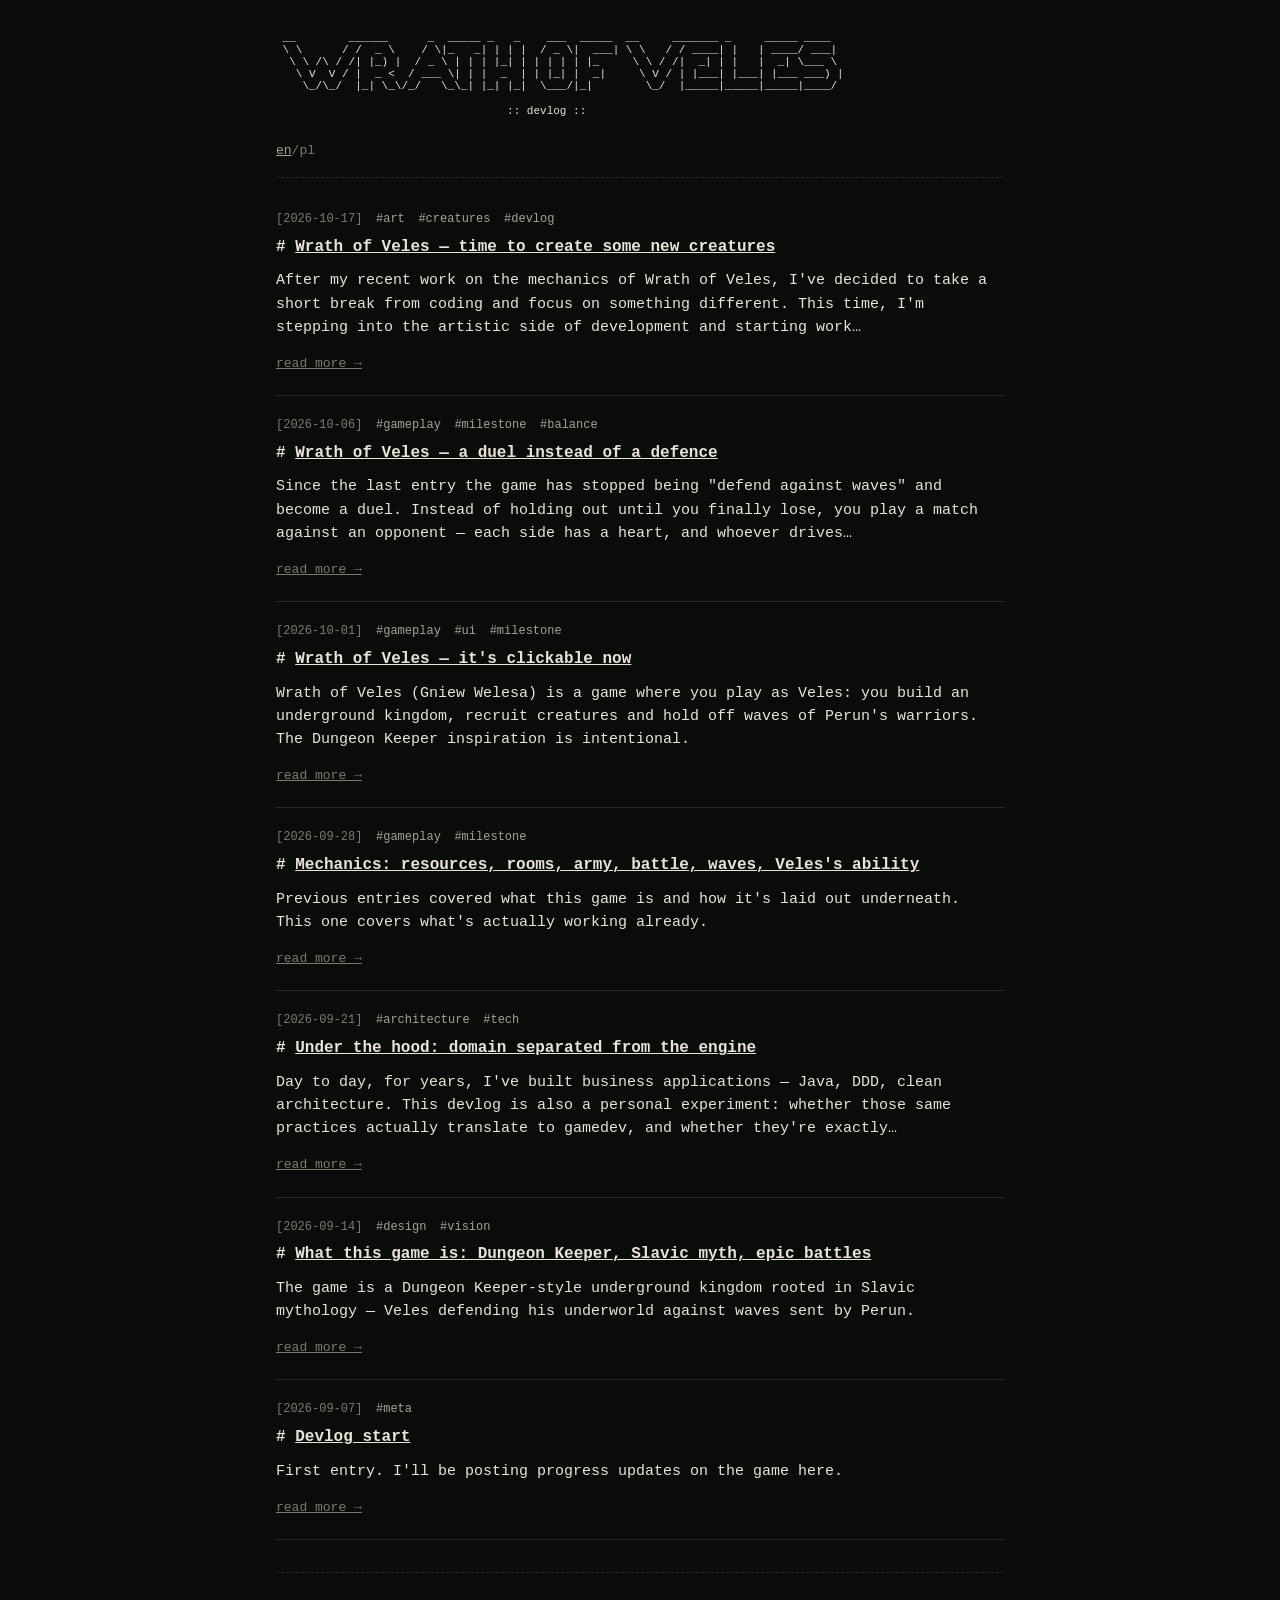
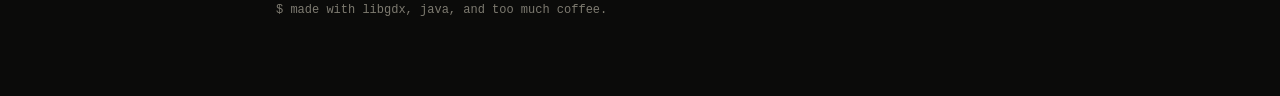
<file: index.html>
<!doctype html>
<html lang="en">

<head>
  <meta charset="utf-8">
  <meta name="viewport" content="width=device-width, initial-scale=1">
  <title>Wrath of Veles // devlog</title>
  <meta name="description" content="Devlog for Wrath of Veles — an underground kingdom game in a Slavic setting, built with Java + libGDX.">
  <link rel="icon" href="/favicon.ico" sizes="any">
  <link rel="icon" href="/icon.svg" type="image/svg+xml">
  <link rel="apple-touch-icon" href="icon.png">
  <link rel="manifest" href="site.webmanifest">
  <meta name="theme-color" content="#0d0f0c">
  <link rel="stylesheet" href="css/style.css">
</head>

<body>

  <header>
    <pre class="banner">
 __        ______      _  _____ _   _    ___  _____  __     _______ _     _____ ____
 \ \      / /  _ \    / \|_   _| | | |  / _ \|  ___| \ \   / / ____| |   | ____/ ___|
  \ \ /\ / /| |_) |  / _ \ | | | |_| | | | | | |_     \ \ / /|  _| | |   |  _| \___ \
   \ V  V / |  _ &lt;  / ___ \| | |  _  | | |_| |  _|     \ V / | |___| |___| |___ ___) |
    \_/\_/  |_| \_\/_/   \_\_| |_| |_|  \___/|_|        \_/  |_____|_____|_____|____/

                                   :: devlog ::
    </pre>
    <nav class="meta-row">
      <span class="lang-switch">
        <button data-lang-btn="en">en</button>/<button data-lang-btn="pl">pl</button>
      </span>
    </nav>
  </header>

  <main id="feed">
    <!-- rendered by js/app.js from posts/*.json -->
  </main>

  <footer>
    <p>$ made with libgdx, java, and too much coffee.</p>
  </footer>

  <script src="js/app.js"></script>
</body>

</html>
</file>
<file: css/style.css>
/* nerdowski devlog — zero gradientow, zero cieni, zero ozdobnikow */

* {
  box-sizing: border-box;
}

:root {
  --bg: #0b0b0a;
  --fg: #e8e4d8;
  --dim: #7d7a70;
  --accent: #e8e4d8;
  --accent2: #a6a296;
  --rule: #2b2a26;
}

html {
  background: var(--bg);
  color: var(--fg);
}

body {
  margin: 0 auto;
  max-width: 760px;
  padding: 2rem 1rem 4rem;
  font-family: ui-monospace, SFMono-Regular, Menlo, Consolas, "Liberation Mono", monospace;
  font-size: 15px;
  line-height: 1.55;
}

a {
  color: var(--fg);
  text-decoration: underline;
}

a:hover {
  text-decoration: none;
}

header {
  border-bottom: 1px dashed var(--rule);
  margin-bottom: 2rem;
  padding-bottom: 1rem;
}

.banner {
  color: var(--accent);
  font-size: 11px;
  line-height: 1.1;
  margin: 0 0 0.75rem;
  white-space: pre;
  overflow-x: auto;
}

.meta-row {
  color: var(--dim);
  font-size: 13px;
}

.meta-row .sep {
  margin: 0 0.5rem;
}

.lang-switch button {
  background: none;
  border: none;
  color: var(--dim);
  cursor: pointer;
  font: inherit;
  padding: 0;
}

.lang-switch button.active {
  color: var(--accent2);
  text-decoration: underline;
}

.post {
  border-bottom: 1px solid var(--rule);
  padding: 1.25rem 0;
}

.post:first-child {
  padding-top: 0;
}

.post h2 a {
  color: var(--fg);
}

.post .more {
  margin: 0;
}

.post .more a {
  color: var(--dim);
  font-size: 13px;
}

.back {
  margin: 0 0 1.5rem;
}

.back a {
  color: var(--dim);
  font-size: 13px;
}

.post-meta {
  color: var(--dim);
  font-size: 12px;
  margin-bottom: 0.4rem;
}

.post-meta .date::before {
  content: "[";
}

.post-meta .date::after {
  content: "]";
}

.tag {
  color: var(--accent2);
  margin-left: 0.4rem;
}

.post h2 {
  color: var(--fg);
  font-size: 16px;
  margin: 0 0 0.6rem;
}

.post h2::before {
  color: var(--accent);
  content: "# ";
}

.post h3,
.post h4 {
  color: var(--fg);
  font-size: 15px;
  margin: 1.4rem 0 0.6rem;
}

.post h3::before {
  color: var(--accent);
  content: "## ";
}

.post h4::before {
  color: var(--dim);
  content: "### ";
}

.post figure {
  margin: 0 0 1rem;
}

.post figure img {
  border: 1px solid var(--rule);
  display: block;
  height: auto;
  max-width: 100%;
}

.post figcaption {
  color: var(--dim);
  font-size: 12px;
  margin-top: 0.35rem;
}

.post p {
  margin: 0 0 0.8rem;
}

.post ul {
  margin: 0 0 0.8rem;
  padding-left: 1.2rem;
}

.post li {
  margin-bottom: 0.2rem;
}

.post li::marker {
  color: var(--accent);
}

.post code {
  background: #191816;
  border: 1px solid var(--rule);
  color: var(--fg);
  padding: 0.05rem 0.3rem;
}

.post strong {
  color: var(--fg);
  font-weight: bold;
}

footer {
  border-top: 1px dashed var(--rule);
  color: var(--dim);
  font-size: 12px;
  margin-top: 2rem;
  padding-top: 1rem;
}
</file>
